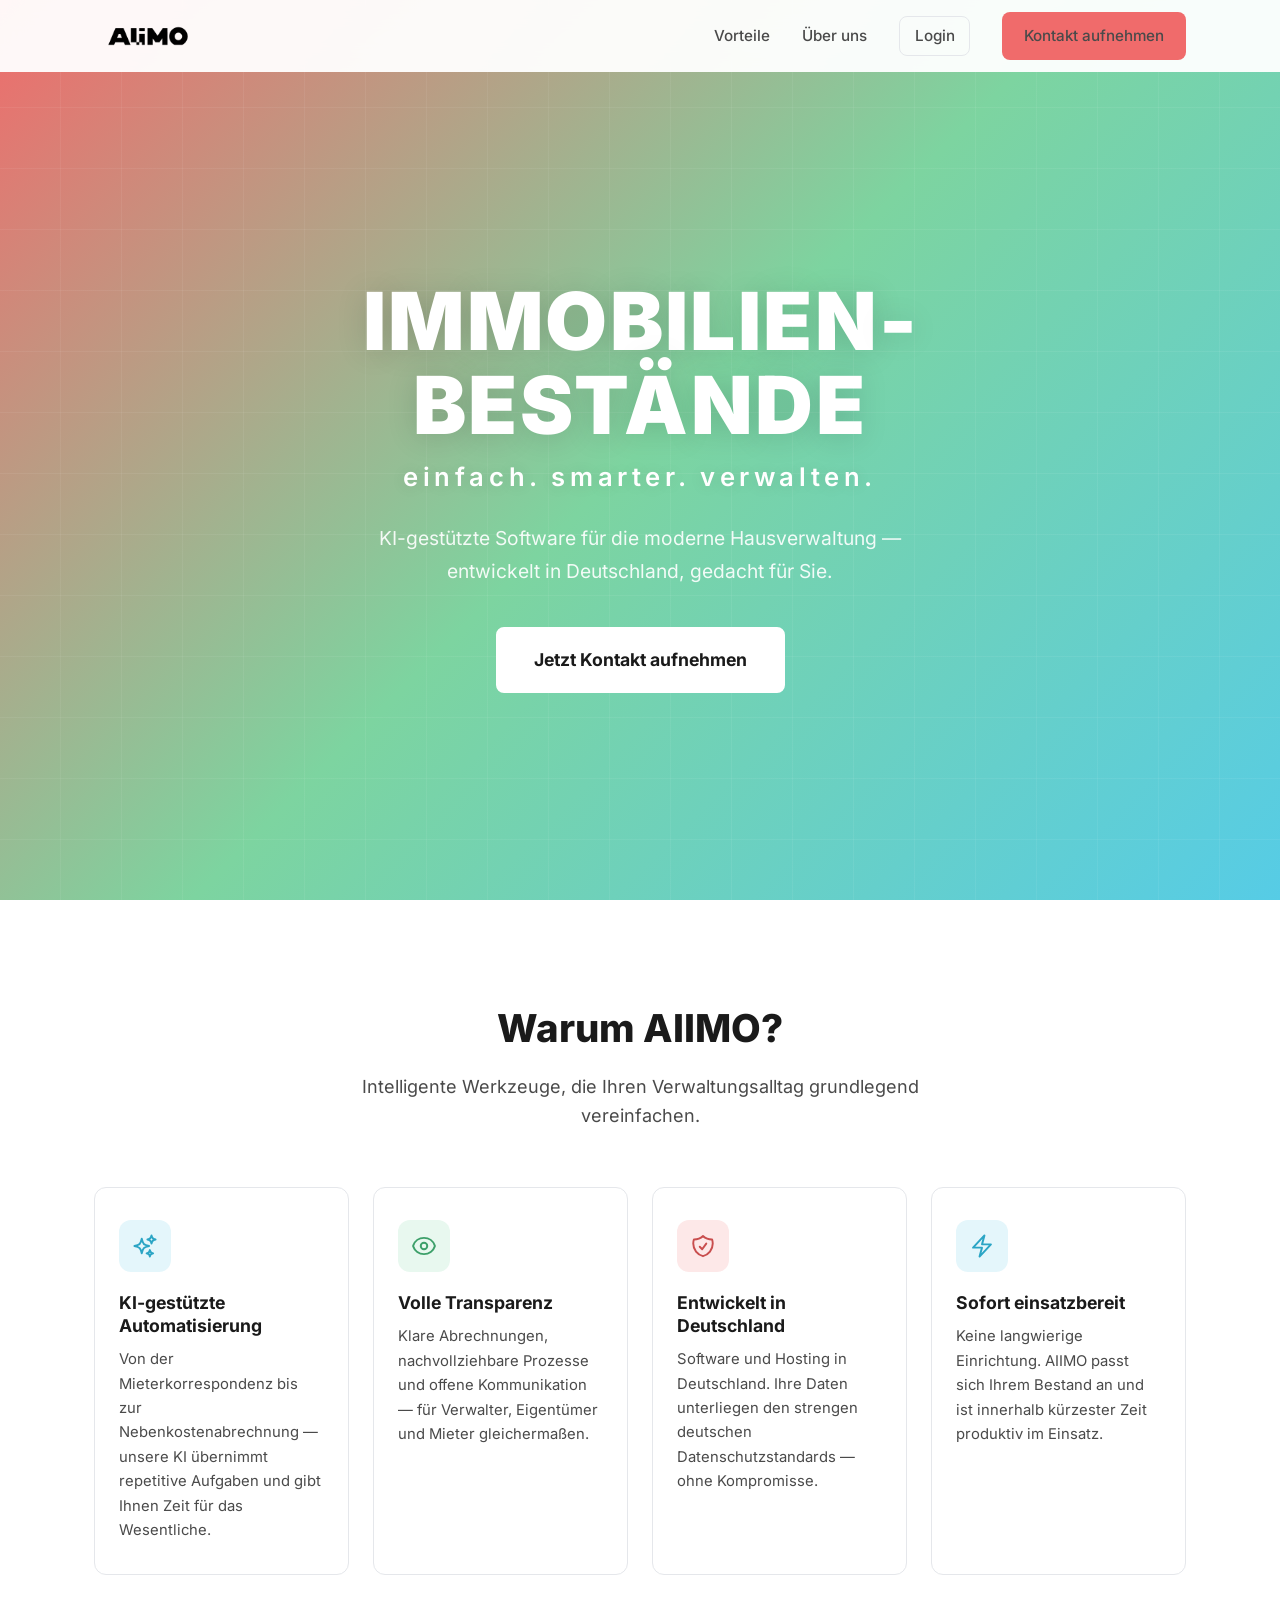
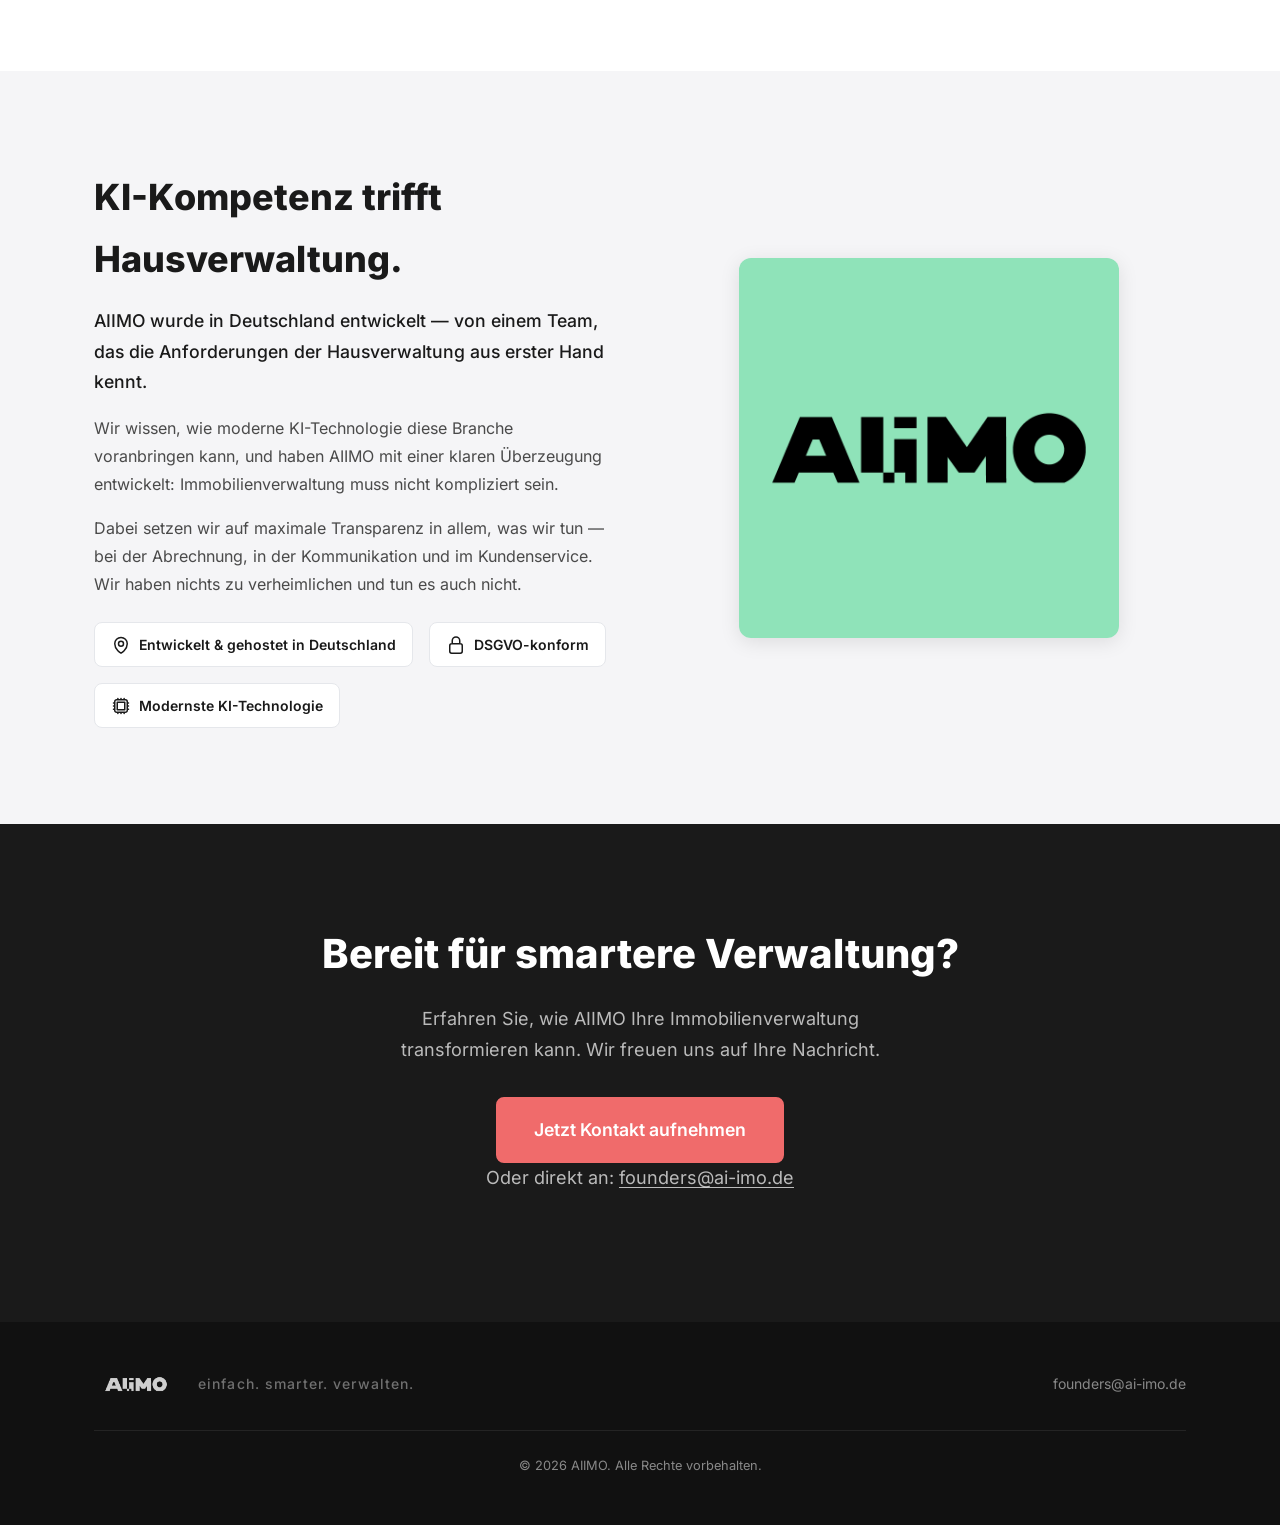
<file: index.html>
<!DOCTYPE html>
<html lang="de">
<head>
  <meta charset="UTF-8">
  <meta name="viewport" content="width=device-width, initial-scale=1.0">
  <title>AIIMO | KI-gestützte Immobilienverwaltung</title>
  <meta name="description" content="AIIMO — KI-gestützte Software für die moderne Hausverwaltung. Immobilienbestände einfach. smarter. verwalten. Entwickelt in Deutschland.">

  <!-- Open Graph -->
  <meta property="og:title" content="AIIMO | KI-gestützte Immobilienverwaltung">
  <meta property="og:description" content="Immobilienbestände einfach. smarter. verwalten. KI-Software, entwickelt in Deutschland.">
  <meta property="og:image" content="https://ai-imo.de/images/aiimo_LOGO_Banner_1200x627px2.png">
  <meta property="og:url" content="https://ai-imo.de">
  <meta property="og:type" content="website">
  <meta property="og:locale" content="de_DE">

  <!-- Twitter Card -->
  <meta name="twitter:card" content="summary_large_image">
  <meta name="twitter:title" content="AIIMO | KI-gestützte Immobilienverwaltung">
  <meta name="twitter:description" content="Immobilienbestände einfach. smarter. verwalten.">
  <meta name="twitter:image" content="https://ai-imo.de/images/aiimo_LOGO_Banner_1200x627px2.png">

  <!-- Favicon -->
  <link rel="icon" type="image/png" sizes="48x48" href="images/aiimo_LOGO_Favicon_48x48px1.png">
  <link rel="icon" type="image/png" sizes="32x32" href="images/aiimo_LOGO_Favicon_32x32px1.png">
  <link rel="icon" type="image/png" sizes="16x16" href="images/aiimo_LOGO_Favicon_16x16px1.png">

  <link rel="stylesheet" href="styles.css">
</head>
<body>

  <!-- ==================== Navbar ==================== -->
  <nav class="navbar" id="navbar">
    <div class="container navbar-inner">
      <a href="#" class="navbar-logo">
        <img src="images/aiimo_LOGO_Banner_300x100px1.png" alt="AIIMO Logo" width="300" height="100">
      </a>
      <button class="nav-toggle" id="navToggle" aria-label="Menü öffnen" aria-expanded="false">
        <span></span><span></span><span></span>
      </button>
      <ul class="nav-links" id="navLinks">
        <li><a href="#vorteile">Vorteile</a></li>
        <li><a href="#ueber-uns">Über uns</a></li>
        <li><a href="https://app.ai-imo.de" class="btn btn-login">Login</a></li>
        <li><a href="mailto:founders@ai-imo.de?subject=Interesse%20an%20AIIMO" class="btn btn-nav">Kontakt aufnehmen</a></li>
      </ul>
    </div>
  </nav>

  <!-- ==================== Hero ==================== -->
  <section class="hero" id="hero">
    <div class="hero-overlay"></div>
    <div class="container hero-content">
      <h1 class="hero-heading">Immobilien&shy;bestände</h1>
      <p class="hero-tagline">einfach. smarter. verwalten.</p>
      <p class="hero-subtitle">KI-gestützte Software für die moderne Hausverwaltung — entwickelt in Deutschland, gedacht für Sie.</p>
      <a href="mailto:founders@ai-imo.de?subject=Interesse%20an%20AIIMO" class="btn btn-white btn-lg">Jetzt Kontakt aufnehmen</a>
    </div>
  </section>

  <!-- ==================== Features ==================== -->
  <section class="features section" id="vorteile">
    <div class="container">
      <div class="section-header">
        <h2>Warum AIIMO?</h2>
        <p class="section-lead">Intelligente Werkzeuge, die Ihren Verwaltungsalltag grundlegend vereinfachen.</p>
      </div>
      <div class="features-grid">

        <!-- Feature 1: KI -->
        <div class="feature-card">
          <div class="feature-icon feature-icon--cyan">
            <svg xmlns="http://www.w3.org/2000/svg" fill="none" viewBox="0 0 24 24" stroke-width="1.8" stroke="currentColor">
              <path stroke-linecap="round" stroke-linejoin="round" d="M9.813 15.904 9 18.75l-.813-2.846a4.5 4.5 0 0 0-3.09-3.09L2.25 12l2.846-.813a4.5 4.5 0 0 0 3.09-3.09L9 5.25l.813 2.846a4.5 4.5 0 0 0 3.09 3.09L15.75 12l-2.846.813a4.5 4.5 0 0 0-3.09 3.09ZM18.259 8.715 18 9.75l-.259-1.035a3.375 3.375 0 0 0-2.455-2.456L14.25 6l1.036-.259a3.375 3.375 0 0 0 2.455-2.456L18 2.25l.259 1.035a3.375 3.375 0 0 0 2.455 2.456L21.75 6l-1.036.259a3.375 3.375 0 0 0-2.455 2.456ZM16.894 20.567 16.5 21.75l-.394-1.183a2.25 2.25 0 0 0-1.423-1.423L13.5 18.75l1.183-.394a2.25 2.25 0 0 0 1.423-1.423l.394-1.183.394 1.183a2.25 2.25 0 0 0 1.423 1.423l1.183.394-1.183.394a2.25 2.25 0 0 0-1.423 1.423Z" />
            </svg>
          </div>
          <h3>KI-gestützte Automatisierung</h3>
          <p>Von der Mieterkorrespondenz bis zur Nebenkostenabrechnung — unsere KI übernimmt repetitive Aufgaben und gibt Ihnen Zeit für das Wesentliche.</p>
        </div>

        <!-- Feature 2: Transparenz -->
        <div class="feature-card">
          <div class="feature-icon feature-icon--mint">
            <svg xmlns="http://www.w3.org/2000/svg" fill="none" viewBox="0 0 24 24" stroke-width="1.8" stroke="currentColor">
              <path stroke-linecap="round" stroke-linejoin="round" d="M2.036 12.322a1.012 1.012 0 0 1 0-.639C3.423 7.51 7.36 4.5 12 4.5c4.638 0 8.573 3.007 9.963 7.178.07.207.07.431 0 .639C20.577 16.49 16.64 19.5 12 19.5c-4.638 0-8.573-3.007-9.963-7.178Z" />
              <path stroke-linecap="round" stroke-linejoin="round" d="M15 12a3 3 0 1 1-6 0 3 3 0 0 1 6 0Z" />
            </svg>
          </div>
          <h3>Volle Transparenz</h3>
          <p>Klare Abrechnungen, nachvollziehbare Prozesse und offene Kommunikation — für Verwalter, Eigentümer und Mieter gleichermaßen.</p>
        </div>

        <!-- Feature 3: Deutschland -->
        <div class="feature-card">
          <div class="feature-icon feature-icon--coral">
            <svg xmlns="http://www.w3.org/2000/svg" fill="none" viewBox="0 0 24 24" stroke-width="1.8" stroke="currentColor">
              <path stroke-linecap="round" stroke-linejoin="round" d="M9 12.75 11.25 15 15 9.75m-3-7.036A11.959 11.959 0 0 1 3.598 6 11.99 11.99 0 0 0 3 9.749c0 5.592 3.824 10.29 9 11.623 5.176-1.332 9-6.03 9-11.622 0-1.31-.21-2.571-.598-3.751h-.152c-3.196 0-6.1-1.248-8.25-3.285Z" />
            </svg>
          </div>
          <h3>Entwickelt in Deutschland</h3>
          <p>Software und Hosting in Deutschland. Ihre Daten unterliegen den strengen deutschen Datenschutzstandards — ohne Kompromisse.</p>
        </div>

        <!-- Feature 4: Einsatzbereit -->
        <div class="feature-card">
          <div class="feature-icon feature-icon--cyan">
            <svg xmlns="http://www.w3.org/2000/svg" fill="none" viewBox="0 0 24 24" stroke-width="1.8" stroke="currentColor">
              <path stroke-linecap="round" stroke-linejoin="round" d="M3.75 13.5l10.5-11.25L12 10.5h8.25L9.75 21.75 12 13.5H3.75Z" />
            </svg>
          </div>
          <h3>Sofort einsatzbereit</h3>
          <p>Keine langwierige Einrichtung. AIIMO passt sich Ihrem Bestand an und ist innerhalb kürzester Zeit produktiv im Einsatz.</p>
        </div>

      </div>
    </div>
  </section>

  <!-- ==================== About ==================== -->
  <section class="about section-alt" id="ueber-uns">
    <div class="container about-grid">
      <div class="about-content">
        <h2>KI-Kompetenz trifft Hausverwaltung.</h2>
        <p class="about-lead">AIIMO wurde in Deutschland entwickelt — von einem Team, das die Anforderungen der Hausverwaltung aus erster Hand kennt.</p>
        <p>Wir wissen, wie moderne KI-Technologie diese Branche voranbringen kann, und haben AIIMO mit einer klaren Überzeugung entwickelt: Immobilienverwaltung muss nicht kompliziert sein.</p>
        <p>Dabei setzen wir auf maximale Transparenz in allem, was wir tun — bei der Abrechnung, in der Kommunikation und im Kundenservice. Wir haben nichts zu verheimlichen und tun es auch nicht.</p>
        <div class="trust-badges">
          <div class="trust-badge">
            <svg xmlns="http://www.w3.org/2000/svg" fill="none" viewBox="0 0 24 24" stroke-width="1.8" stroke="currentColor"><path stroke-linecap="round" stroke-linejoin="round" d="M15 10.5a3 3 0 1 1-6 0 3 3 0 0 1 6 0Z" /><path stroke-linecap="round" stroke-linejoin="round" d="M19.5 10.5c0 7.142-7.5 11.25-7.5 11.25S4.5 17.642 4.5 10.5a7.5 7.5 0 1 1 15 0Z" /></svg>
            <span>Entwickelt & gehostet in Deutschland</span>
          </div>
          <div class="trust-badge">
            <svg xmlns="http://www.w3.org/2000/svg" fill="none" viewBox="0 0 24 24" stroke-width="1.8" stroke="currentColor"><path stroke-linecap="round" stroke-linejoin="round" d="M16.5 10.5V6.75a4.5 4.5 0 1 0-9 0v3.75m-.75 11.25h10.5a2.25 2.25 0 0 0 2.25-2.25v-6.75a2.25 2.25 0 0 0-2.25-2.25H6.75a2.25 2.25 0 0 0-2.25 2.25v6.75a2.25 2.25 0 0 0 2.25 2.25Z" /></svg>
            <span>DSGVO-konform</span>
          </div>
          <div class="trust-badge">
            <svg xmlns="http://www.w3.org/2000/svg" fill="none" viewBox="0 0 24 24" stroke-width="1.8" stroke="currentColor"><path stroke-linecap="round" stroke-linejoin="round" d="M8.25 3v1.5M4.5 8.25H3m18 0h-1.5M4.5 12H3m18 0h-1.5m-15 3.75H3m18 0h-1.5M8.25 19.5V21M12 3v1.5m0 15V21m3.75-18v1.5m0 15V21m-9-1.5h10.5a2.25 2.25 0 0 0 2.25-2.25V6.75a2.25 2.25 0 0 0-2.25-2.25H6.75A2.25 2.25 0 0 0 4.5 6.75v10.5a2.25 2.25 0 0 0 2.25 2.25Zm.75-12h9v9h-9v-9Z" /></svg>
            <span>Modernste KI-Technologie</span>
          </div>
        </div>
      </div>
      <div class="about-visual">
        <img src="images/aiimo_LOGO_Banner_800x800px3.png" alt="AIIMO Logo" class="about-logo-img">
      </div>
    </div>
  </section>

  <!-- ==================== CTA ==================== -->
  <section class="cta-section" id="kontakt">
    <div class="container cta-content">
      <h2>Bereit für smartere Verwaltung?</h2>
      <p>Erfahren Sie, wie AIIMO Ihre Immobilienverwaltung transformieren kann. Wir freuen uns auf Ihre Nachricht.</p>
      <a href="mailto:founders@ai-imo.de?subject=Interesse%20an%20AIIMO&body=Guten%20Tag%2C%0A%0Aich%20interessiere%20mich%20f%C3%BCr%20AIIMO.%0A%0AMit%20freundlichen%20Gr%C3%BC%C3%9Fen" class="btn btn-primary btn-lg">Jetzt Kontakt aufnehmen</a>
      <p class="cta-email-note">Oder direkt an: <a href="mailto:founders@ai-imo.de">founders@ai-imo.de</a></p>
    </div>
  </section>

  <!-- ==================== Footer ==================== -->
  <footer class="footer">
    <div class="container footer-inner">
      <div class="footer-brand">
        <img src="images/aiimo_LOGO_Banner_300x100px1.png" alt="AIIMO" width="120" height="40" class="footer-logo">
        <span class="footer-tagline">einfach. smarter. verwalten.</span>
      </div>
      <div class="footer-links">
        <a href="mailto:founders@ai-imo.de">founders@ai-imo.de</a>
      </div>
      <div class="footer-legal">
        <p>&copy; 2026 AIIMO. Alle Rechte vorbehalten.</p>
      </div>
    </div>
  </footer>

  <!-- ==================== Scripts ==================== -->
  <script>
    // Navbar scroll shadow
    const navbar = document.getElementById('navbar');
    window.addEventListener('scroll', () => {
      navbar.classList.toggle('scrolled', window.scrollY > 50);
    });

    // Mobile nav toggle
    const toggle = document.getElementById('navToggle');
    const navLinks = document.getElementById('navLinks');
    toggle.addEventListener('click', () => {
      const expanded = toggle.getAttribute('aria-expanded') === 'true';
      toggle.setAttribute('aria-expanded', String(!expanded));
      navLinks.classList.toggle('open');
    });

    // Smooth scroll for anchor links
    document.querySelectorAll('a[href^="#"]').forEach(link => {
      link.addEventListener('click', e => {
        const target = document.querySelector(link.getAttribute('href'));
        if (target) {
          e.preventDefault();
          target.scrollIntoView({ behavior: 'smooth', block: 'start' });
          navLinks.classList.remove('open');
          toggle.setAttribute('aria-expanded', 'false');
        }
      });
    });
  </script>
</body>
</html>
</file>
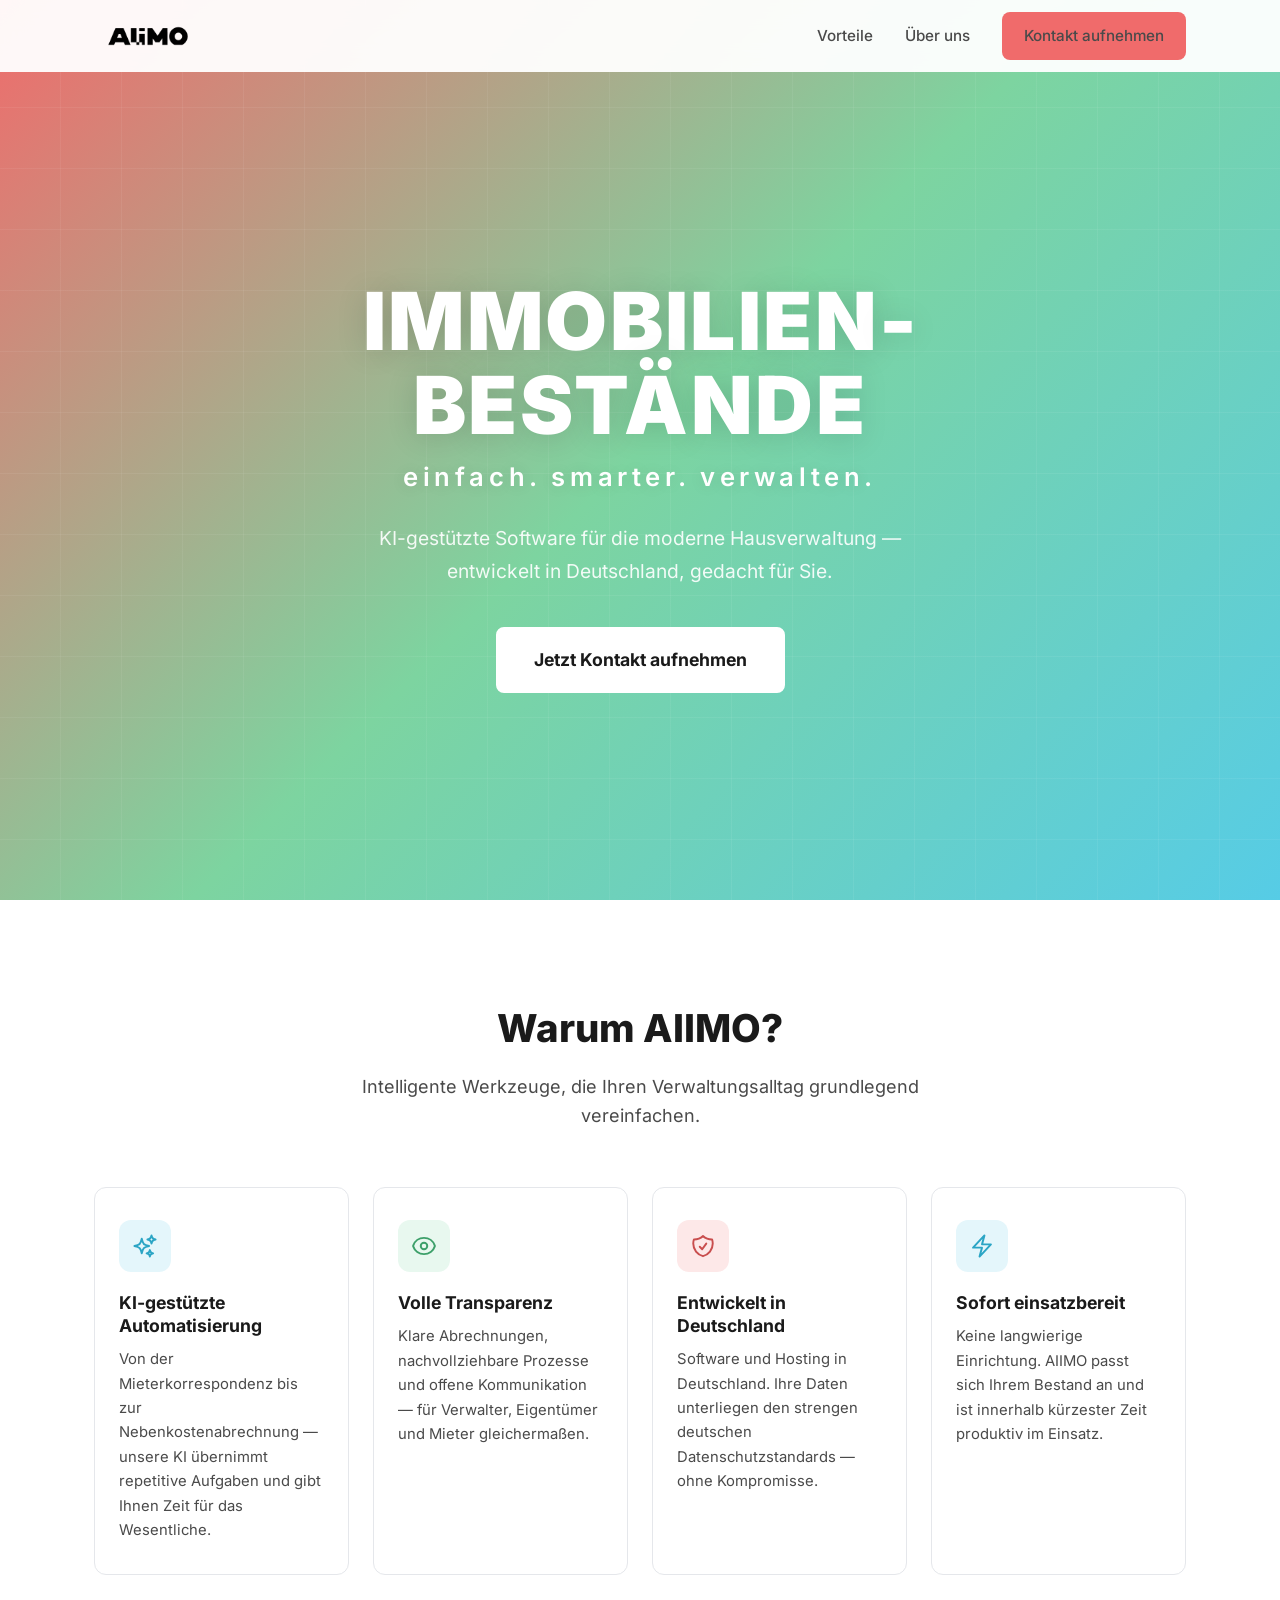
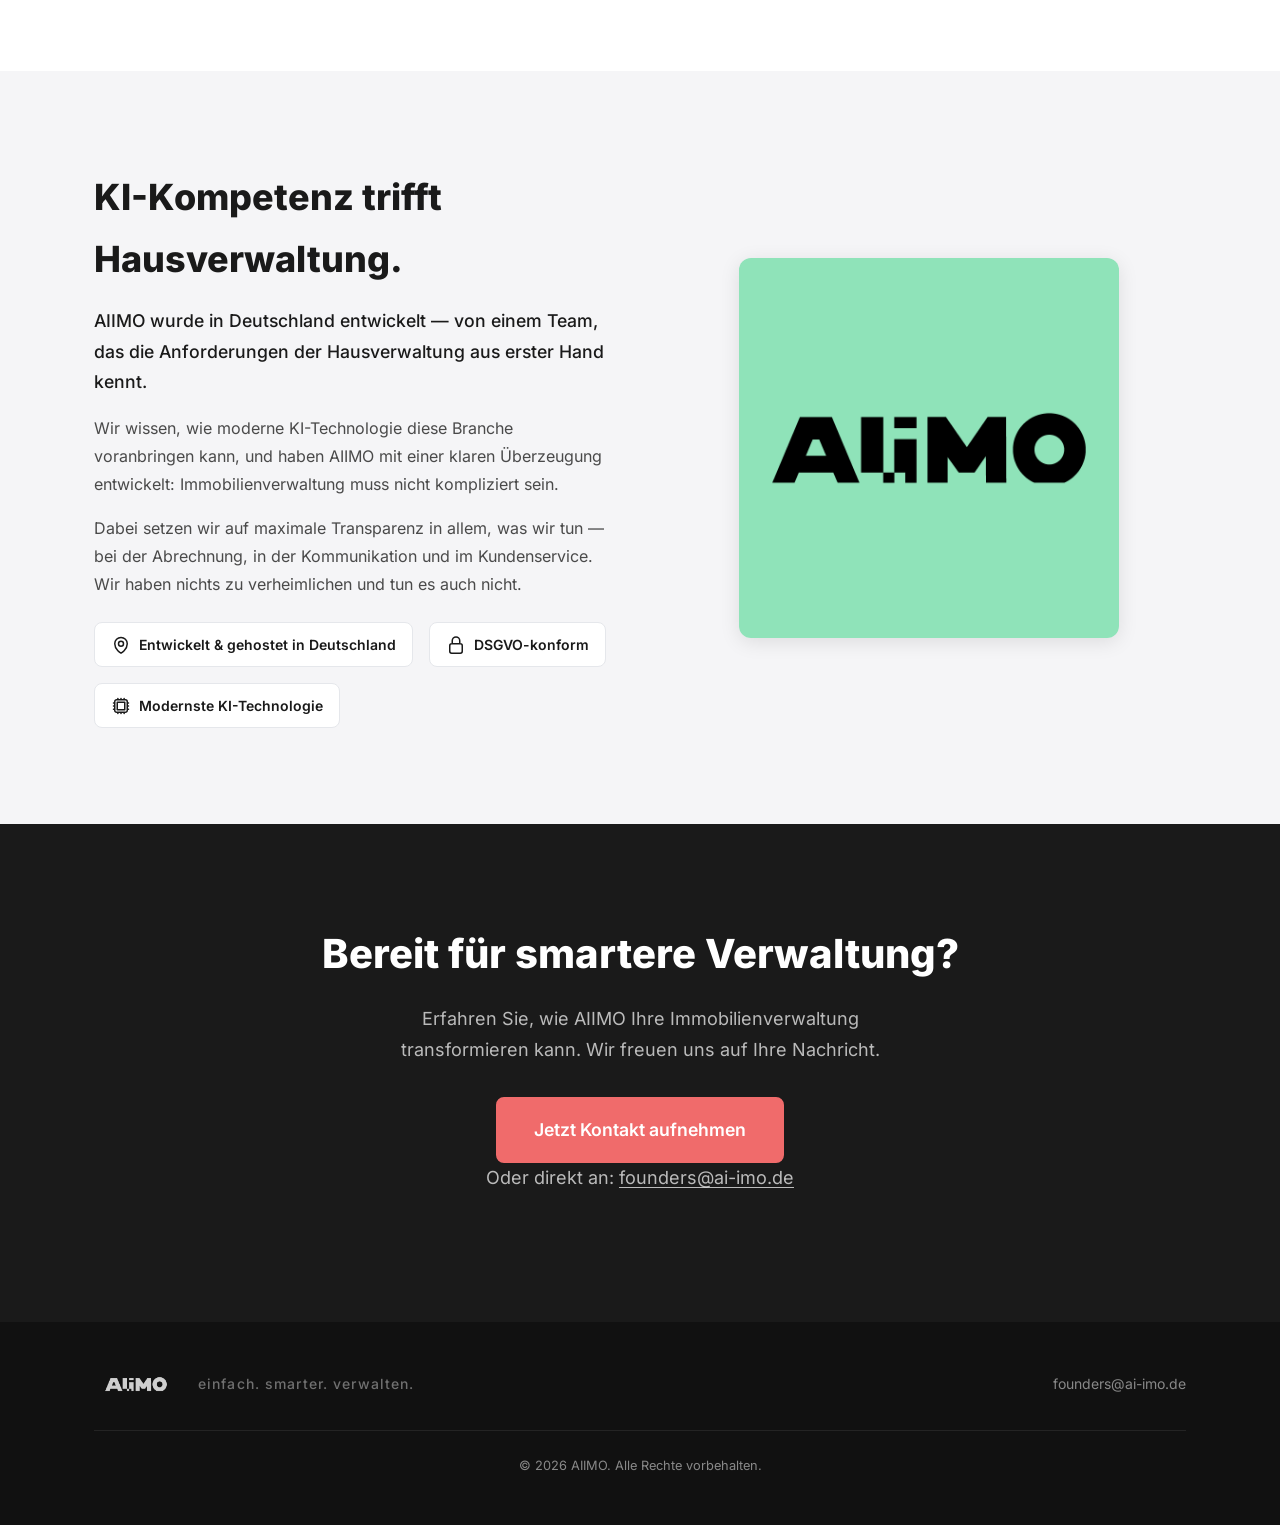
<file: ai-imo/index.html>
<!DOCTYPE html>
<html lang="de">
<head>
  <meta charset="UTF-8">
  <meta name="viewport" content="width=device-width, initial-scale=1.0">
  <title>AIIMO | KI-gestützte Immobilienverwaltung</title>
  <meta name="description" content="AIIMO — KI-gestützte Software für die moderne Hausverwaltung. Immobilienbestände einfach. smarter. verwalten. Entwickelt in Deutschland.">

  <!-- Open Graph -->
  <meta property="og:title" content="AIIMO | KI-gestützte Immobilienverwaltung">
  <meta property="og:description" content="Immobilienbestände einfach. smarter. verwalten. KI-Software, entwickelt in Deutschland.">
  <meta property="og:image" content="https://ai-imo.de/images/aiimo_LOGO_Banner_1200x627px2.png">
  <meta property="og:url" content="https://ai-imo.de">
  <meta property="og:type" content="website">
  <meta property="og:locale" content="de_DE">

  <!-- Twitter Card -->
  <meta name="twitter:card" content="summary_large_image">
  <meta name="twitter:title" content="AIIMO | KI-gestützte Immobilienverwaltung">
  <meta name="twitter:description" content="Immobilienbestände einfach. smarter. verwalten.">
  <meta name="twitter:image" content="https://ai-imo.de/images/aiimo_LOGO_Banner_1200x627px2.png">

  <!-- Favicon -->
  <link rel="icon" type="image/png" sizes="48x48" href="images/aiimo_LOGO_Favicon_48x48px1.png">
  <link rel="icon" type="image/png" sizes="32x32" href="images/aiimo_LOGO_Favicon_32x32px1.png">
  <link rel="icon" type="image/png" sizes="16x16" href="images/aiimo_LOGO_Favicon_16x16px1.png">

  <link rel="stylesheet" href="styles.css">
</head>
<body>

  <!-- ==================== Navbar ==================== -->
  <nav class="navbar" id="navbar">
    <div class="container navbar-inner">
      <a href="#" class="navbar-logo">
        <img src="images/aiimo_LOGO_Banner_300x100px1.png" alt="AIIMO Logo" width="300" height="100">
      </a>
      <button class="nav-toggle" id="navToggle" aria-label="Menü öffnen" aria-expanded="false">
        <span></span><span></span><span></span>
      </button>
      <ul class="nav-links" id="navLinks">
        <li><a href="#vorteile">Vorteile</a></li>
        <li><a href="#ueber-uns">Über uns</a></li>
        <li><a href="mailto:founders@ai-imo.de?subject=Interesse%20an%20AIIMO" class="btn btn-nav">Kontakt aufnehmen</a></li>
      </ul>
    </div>
  </nav>

  <!-- ==================== Hero ==================== -->
  <section class="hero" id="hero">
    <div class="hero-overlay"></div>
    <div class="container hero-content">
      <h1 class="hero-heading">Immobilien&shy;bestände</h1>
      <p class="hero-tagline">einfach. smarter. verwalten.</p>
      <p class="hero-subtitle">KI-gestützte Software für die moderne Hausverwaltung — entwickelt in Deutschland, gedacht für Sie.</p>
      <a href="mailto:founders@ai-imo.de?subject=Interesse%20an%20AIIMO" class="btn btn-white btn-lg">Jetzt Kontakt aufnehmen</a>
    </div>
  </section>

  <!-- ==================== Features ==================== -->
  <section class="features section" id="vorteile">
    <div class="container">
      <div class="section-header">
        <h2>Warum AIIMO?</h2>
        <p class="section-lead">Intelligente Werkzeuge, die Ihren Verwaltungsalltag grundlegend vereinfachen.</p>
      </div>
      <div class="features-grid">

        <!-- Feature 1: KI -->
        <div class="feature-card">
          <div class="feature-icon feature-icon--cyan">
            <svg xmlns="http://www.w3.org/2000/svg" fill="none" viewBox="0 0 24 24" stroke-width="1.8" stroke="currentColor">
              <path stroke-linecap="round" stroke-linejoin="round" d="M9.813 15.904 9 18.75l-.813-2.846a4.5 4.5 0 0 0-3.09-3.09L2.25 12l2.846-.813a4.5 4.5 0 0 0 3.09-3.09L9 5.25l.813 2.846a4.5 4.5 0 0 0 3.09 3.09L15.75 12l-2.846.813a4.5 4.5 0 0 0-3.09 3.09ZM18.259 8.715 18 9.75l-.259-1.035a3.375 3.375 0 0 0-2.455-2.456L14.25 6l1.036-.259a3.375 3.375 0 0 0 2.455-2.456L18 2.25l.259 1.035a3.375 3.375 0 0 0 2.455 2.456L21.75 6l-1.036.259a3.375 3.375 0 0 0-2.455 2.456ZM16.894 20.567 16.5 21.75l-.394-1.183a2.25 2.25 0 0 0-1.423-1.423L13.5 18.75l1.183-.394a2.25 2.25 0 0 0 1.423-1.423l.394-1.183.394 1.183a2.25 2.25 0 0 0 1.423 1.423l1.183.394-1.183.394a2.25 2.25 0 0 0-1.423 1.423Z" />
            </svg>
          </div>
          <h3>KI-gestützte Automatisierung</h3>
          <p>Von der Mieterkorrespondenz bis zur Nebenkostenabrechnung — unsere KI übernimmt repetitive Aufgaben und gibt Ihnen Zeit für das Wesentliche.</p>
        </div>

        <!-- Feature 2: Transparenz -->
        <div class="feature-card">
          <div class="feature-icon feature-icon--mint">
            <svg xmlns="http://www.w3.org/2000/svg" fill="none" viewBox="0 0 24 24" stroke-width="1.8" stroke="currentColor">
              <path stroke-linecap="round" stroke-linejoin="round" d="M2.036 12.322a1.012 1.012 0 0 1 0-.639C3.423 7.51 7.36 4.5 12 4.5c4.638 0 8.573 3.007 9.963 7.178.07.207.07.431 0 .639C20.577 16.49 16.64 19.5 12 19.5c-4.638 0-8.573-3.007-9.963-7.178Z" />
              <path stroke-linecap="round" stroke-linejoin="round" d="M15 12a3 3 0 1 1-6 0 3 3 0 0 1 6 0Z" />
            </svg>
          </div>
          <h3>Volle Transparenz</h3>
          <p>Klare Abrechnungen, nachvollziehbare Prozesse und offene Kommunikation — für Verwalter, Eigentümer und Mieter gleichermaßen.</p>
        </div>

        <!-- Feature 3: Deutschland -->
        <div class="feature-card">
          <div class="feature-icon feature-icon--coral">
            <svg xmlns="http://www.w3.org/2000/svg" fill="none" viewBox="0 0 24 24" stroke-width="1.8" stroke="currentColor">
              <path stroke-linecap="round" stroke-linejoin="round" d="M9 12.75 11.25 15 15 9.75m-3-7.036A11.959 11.959 0 0 1 3.598 6 11.99 11.99 0 0 0 3 9.749c0 5.592 3.824 10.29 9 11.623 5.176-1.332 9-6.03 9-11.622 0-1.31-.21-2.571-.598-3.751h-.152c-3.196 0-6.1-1.248-8.25-3.285Z" />
            </svg>
          </div>
          <h3>Entwickelt in Deutschland</h3>
          <p>Software und Hosting in Deutschland. Ihre Daten unterliegen den strengen deutschen Datenschutzstandards — ohne Kompromisse.</p>
        </div>

        <!-- Feature 4: Einsatzbereit -->
        <div class="feature-card">
          <div class="feature-icon feature-icon--cyan">
            <svg xmlns="http://www.w3.org/2000/svg" fill="none" viewBox="0 0 24 24" stroke-width="1.8" stroke="currentColor">
              <path stroke-linecap="round" stroke-linejoin="round" d="M3.75 13.5l10.5-11.25L12 10.5h8.25L9.75 21.75 12 13.5H3.75Z" />
            </svg>
          </div>
          <h3>Sofort einsatzbereit</h3>
          <p>Keine langwierige Einrichtung. AIIMO passt sich Ihrem Bestand an und ist innerhalb kürzester Zeit produktiv im Einsatz.</p>
        </div>

      </div>
    </div>
  </section>

  <!-- ==================== About ==================== -->
  <section class="about section-alt" id="ueber-uns">
    <div class="container about-grid">
      <div class="about-content">
        <h2>KI-Kompetenz trifft Hausverwaltung.</h2>
        <p class="about-lead">AIIMO wurde in Deutschland entwickelt — von einem Team, das die Anforderungen der Hausverwaltung aus erster Hand kennt.</p>
        <p>Wir wissen, wie moderne KI-Technologie diese Branche voranbringen kann, und haben AIIMO mit einer klaren Überzeugung entwickelt: Immobilienverwaltung muss nicht kompliziert sein.</p>
        <p>Dabei setzen wir auf maximale Transparenz in allem, was wir tun — bei der Abrechnung, in der Kommunikation und im Kundenservice. Wir haben nichts zu verheimlichen und tun es auch nicht.</p>
        <div class="trust-badges">
          <div class="trust-badge">
            <svg xmlns="http://www.w3.org/2000/svg" fill="none" viewBox="0 0 24 24" stroke-width="1.8" stroke="currentColor"><path stroke-linecap="round" stroke-linejoin="round" d="M15 10.5a3 3 0 1 1-6 0 3 3 0 0 1 6 0Z" /><path stroke-linecap="round" stroke-linejoin="round" d="M19.5 10.5c0 7.142-7.5 11.25-7.5 11.25S4.5 17.642 4.5 10.5a7.5 7.5 0 1 1 15 0Z" /></svg>
            <span>Entwickelt & gehostet in Deutschland</span>
          </div>
          <div class="trust-badge">
            <svg xmlns="http://www.w3.org/2000/svg" fill="none" viewBox="0 0 24 24" stroke-width="1.8" stroke="currentColor"><path stroke-linecap="round" stroke-linejoin="round" d="M16.5 10.5V6.75a4.5 4.5 0 1 0-9 0v3.75m-.75 11.25h10.5a2.25 2.25 0 0 0 2.25-2.25v-6.75a2.25 2.25 0 0 0-2.25-2.25H6.75a2.25 2.25 0 0 0-2.25 2.25v6.75a2.25 2.25 0 0 0 2.25 2.25Z" /></svg>
            <span>DSGVO-konform</span>
          </div>
          <div class="trust-badge">
            <svg xmlns="http://www.w3.org/2000/svg" fill="none" viewBox="0 0 24 24" stroke-width="1.8" stroke="currentColor"><path stroke-linecap="round" stroke-linejoin="round" d="M8.25 3v1.5M4.5 8.25H3m18 0h-1.5M4.5 12H3m18 0h-1.5m-15 3.75H3m18 0h-1.5M8.25 19.5V21M12 3v1.5m0 15V21m3.75-18v1.5m0 15V21m-9-1.5h10.5a2.25 2.25 0 0 0 2.25-2.25V6.75a2.25 2.25 0 0 0-2.25-2.25H6.75A2.25 2.25 0 0 0 4.5 6.75v10.5a2.25 2.25 0 0 0 2.25 2.25Zm.75-12h9v9h-9v-9Z" /></svg>
            <span>Modernste KI-Technologie</span>
          </div>
        </div>
      </div>
      <div class="about-visual">
        <img src="images/aiimo_LOGO_Banner_800x800px3.png" alt="AIIMO Logo" class="about-logo-img">
      </div>
    </div>
  </section>

  <!-- ==================== CTA ==================== -->
  <section class="cta-section" id="kontakt">
    <div class="container cta-content">
      <h2>Bereit für smartere Verwaltung?</h2>
      <p>Erfahren Sie, wie AIIMO Ihre Immobilienverwaltung transformieren kann. Wir freuen uns auf Ihre Nachricht.</p>
      <a href="mailto:founders@ai-imo.de?subject=Interesse%20an%20AIIMO&body=Guten%20Tag%2C%0A%0Aich%20interessiere%20mich%20f%C3%BCr%20AIIMO.%0A%0AMit%20freundlichen%20Gr%C3%BC%C3%9Fen" class="btn btn-primary btn-lg">Jetzt Kontakt aufnehmen</a>
      <p class="cta-email-note">Oder direkt an: <a href="mailto:founders@ai-imo.de">founders@ai-imo.de</a></p>
    </div>
  </section>

  <!-- ==================== Footer ==================== -->
  <footer class="footer">
    <div class="container footer-inner">
      <div class="footer-brand">
        <img src="images/aiimo_LOGO_Banner_300x100px1.png" alt="AIIMO" width="120" height="40" class="footer-logo">
        <span class="footer-tagline">einfach. smarter. verwalten.</span>
      </div>
      <div class="footer-links">
        <a href="mailto:founders@ai-imo.de">founders@ai-imo.de</a>
      </div>
      <div class="footer-legal">
        <p>&copy; 2026 AIIMO. Alle Rechte vorbehalten.</p>
      </div>
    </div>
  </footer>

  <!-- ==================== Scripts ==================== -->
  <script>
    // Navbar scroll shadow
    const navbar = document.getElementById('navbar');
    window.addEventListener('scroll', () => {
      navbar.classList.toggle('scrolled', window.scrollY > 50);
    });

    // Mobile nav toggle
    const toggle = document.getElementById('navToggle');
    const navLinks = document.getElementById('navLinks');
    toggle.addEventListener('click', () => {
      const expanded = toggle.getAttribute('aria-expanded') === 'true';
      toggle.setAttribute('aria-expanded', String(!expanded));
      navLinks.classList.toggle('open');
    });

    // Smooth scroll for anchor links
    document.querySelectorAll('a[href^="#"]').forEach(link => {
      link.addEventListener('click', e => {
        const target = document.querySelector(link.getAttribute('href'));
        if (target) {
          e.preventDefault();
          target.scrollIntoView({ behavior: 'smooth', block: 'start' });
          navLinks.classList.remove('open');
          toggle.setAttribute('aria-expanded', 'false');
        }
      });
    });
  </script>
</body>
</html>
</file>
<file: styles.css>
/* ===========================================
   AIIMO Landing Page — styles.css
   =========================================== */

/* --- Font Faces (self-hosted Inter) --- */
@font-face { font-family: 'Inter'; font-style: normal; font-weight: 400; font-display: swap; src: url('fonts/inter-latin-400-normal.woff2') format('woff2'); }
@font-face { font-family: 'Inter'; font-style: normal; font-weight: 500; font-display: swap; src: url('fonts/inter-latin-500-normal.woff2') format('woff2'); }
@font-face { font-family: 'Inter'; font-style: normal; font-weight: 600; font-display: swap; src: url('fonts/inter-latin-600-normal.woff2') format('woff2'); }
@font-face { font-family: 'Inter'; font-style: normal; font-weight: 700; font-display: swap; src: url('fonts/inter-latin-700-normal.woff2') format('woff2'); }
@font-face { font-family: 'Inter'; font-style: normal; font-weight: 800; font-display: swap; src: url('fonts/inter-latin-800-normal.woff2') format('woff2'); }
@font-face { font-family: 'Inter'; font-style: normal; font-weight: 900; font-display: swap; src: url('fonts/inter-latin-900-normal.woff2') format('woff2'); }

/* --- CSS Reset & Custom Properties --- */
:root {
  --coral: #F06B6B;
  --coral-hover: #E05555;
  --mint: #7DD4A0;
  --mint-light: #e8f8ef;
  --cyan: #56CCE6;
  --cyan-light: #e4f6fb;

  --black: #1A1A1A;
  --dark: #2D2D2D;
  --gray-700: #4A4A4A;
  --gray-400: #9CA3AF;
  --gray-200: #E5E7EB;
  --gray-100: #F5F5F7;
  --white: #FFFFFF;

  --font: 'Inter', -apple-system, BlinkMacSystemFont, 'Segoe UI', Helvetica, Arial, sans-serif;
  --container: 1140px;
  --radius: 12px;
  --radius-sm: 8px;
  --shadow-sm: 0 1px 3px rgba(0,0,0,0.08);
  --shadow-md: 0 4px 20px rgba(0,0,0,0.10);
  --transition: 0.3s ease;
}

*, *::before, *::after { box-sizing: border-box; margin: 0; padding: 0; }

html { scroll-behavior: smooth; -webkit-font-smoothing: antialiased; }

body {
  font-family: var(--font);
  font-size: 1rem;
  line-height: 1.7;
  color: var(--gray-700);
  background: var(--white);
}

img { max-width: 100%; height: auto; display: block; }
a { color: inherit; text-decoration: none; }
ul { list-style: none; }

/* --- Layout --- */
.container {
  width: 100%;
  max-width: var(--container);
  margin: 0 auto;
  padding: 0 1.5rem;
}

.section { padding: 5rem 0; }
.section-alt { background: var(--gray-100); }

.section-header {
  text-align: center;
  max-width: 640px;
  margin: 0 auto 3.5rem;
}

.section-header h2 {
  font-size: clamp(1.75rem, 3vw, 2.5rem);
  font-weight: 800;
  color: var(--black);
  margin-bottom: 0.75rem;
}

.section-lead {
  font-size: 1.125rem;
  color: var(--gray-700);
  line-height: 1.6;
}

/* --- Buttons --- */
.btn {
  display: inline-block;
  font-family: var(--font);
  font-weight: 600;
  font-size: 1rem;
  padding: 0.8rem 1.8rem;
  border-radius: var(--radius-sm);
  border: 2px solid transparent;
  cursor: pointer;
  transition: all var(--transition);
  text-align: center;
}

.btn-primary {
  background: var(--coral);
  color: var(--white);
  border-color: var(--coral);
}
.btn-primary:hover {
  background: var(--coral-hover);
  border-color: var(--coral-hover);
  transform: translateY(-2px);
  box-shadow: 0 6px 20px rgba(240, 107, 107, 0.35);
}

.btn-outline {
  background: transparent;
  color: var(--black);
  border-color: var(--gray-200);
}
.btn-outline:hover {
  border-color: var(--coral);
  color: var(--coral);
}

.btn-white {
  background: var(--white);
  color: var(--black);
  border-color: var(--white);
  font-weight: 700;
}
.btn-white:hover {
  background: var(--gray-100);
  transform: translateY(-2px);
  box-shadow: 0 6px 20px rgba(0,0,0,0.15);
}

.btn-lg {
  padding: 1rem 2.25rem;
  font-size: 1.1rem;
}

.btn-nav {
  background: var(--coral);
  color: var(--white);
  padding: 0.55rem 1.25rem;
  font-size: 0.9rem;
  border-radius: var(--radius-sm);
}
.btn-nav:hover {
  background: var(--coral-hover);
  transform: translateY(-1px);
}

.btn-login {
  background: transparent;
  color: var(--gray-700);
  padding: 0.4rem 0.9rem;
  font-size: 0.85rem;
  border: 1px solid var(--gray-200);
  border-radius: var(--radius-sm);
}
.btn-login:hover {
  background: var(--gray-100);
  color: var(--black);
}

/* --- Navbar --- */
.navbar {
  position: fixed;
  top: 0;
  left: 0;
  right: 0;
  z-index: 1000;
  background: rgba(255,255,255,0.95);
  backdrop-filter: blur(12px);
  -webkit-backdrop-filter: blur(12px);
  transition: box-shadow var(--transition);
}

.navbar.scrolled {
  box-shadow: var(--shadow-md);
}

.navbar-inner {
  display: flex;
  align-items: center;
  justify-content: space-between;
  height: 72px;
}

.navbar-logo img {
  height: 36px;
  width: auto;
}

.nav-links {
  display: flex;
  align-items: center;
  gap: 2rem;
}

.nav-links a {
  font-size: 0.95rem;
  font-weight: 500;
  color: var(--gray-700);
  transition: color var(--transition);
}
.nav-links a:hover { color: var(--black); }

.nav-toggle {
  display: none;
  flex-direction: column;
  gap: 5px;
  background: none;
  border: none;
  cursor: pointer;
  padding: 4px;
}
.nav-toggle span {
  display: block;
  width: 24px;
  height: 2px;
  background: var(--black);
  border-radius: 2px;
  transition: all var(--transition);
}

/* --- Hero --- */
.hero {
  min-height: 100vh;
  display: flex;
  align-items: center;
  justify-content: center;
  position: relative;
  background: linear-gradient(135deg, var(--coral) 0%, var(--mint) 50%, var(--cyan) 100%);
  overflow: hidden;
  padding-top: 72px;
}

.hero-overlay {
  position: absolute;
  inset: 0;
  background:
    repeating-linear-gradient(0deg, transparent, transparent 60px, rgba(255,255,255,0.06) 60px, rgba(255,255,255,0.06) 61px),
    repeating-linear-gradient(90deg, transparent, transparent 60px, rgba(255,255,255,0.06) 60px, rgba(255,255,255,0.06) 61px);
  pointer-events: none;
}

.hero-content {
  position: relative;
  z-index: 1;
  text-align: center;
  max-width: 800px;
  padding: 2rem 1.5rem;
}

.hero-heading {
  font-size: clamp(2.5rem, 7vw, 5rem);
  font-weight: 900;
  color: var(--white);
  letter-spacing: 0.03em;
  text-transform: uppercase;
  line-height: 1.05;
  margin-bottom: 0.5rem;
  text-shadow: 0 2px 30px rgba(0,0,0,0.15);
}

.hero-tagline {
  font-size: clamp(1.1rem, 2.5vw, 1.6rem);
  font-weight: 600;
  color: var(--white);
  letter-spacing: 0.18em;
  text-transform: lowercase;
  margin-bottom: 1.5rem;
  text-shadow: 0 1px 15px rgba(0,0,0,0.1);
}

.hero-subtitle {
  font-size: clamp(1rem, 1.5vw, 1.2rem);
  color: rgba(255,255,255,0.9);
  line-height: 1.7;
  margin-bottom: 2.5rem;
  max-width: 580px;
  margin-left: auto;
  margin-right: auto;
}

/* --- Features --- */
.features { padding: 6rem 0; }

.features-grid {
  display: grid;
  grid-template-columns: repeat(4, 1fr);
  gap: 1.5rem;
}

.feature-card {
  background: var(--white);
  border: 1px solid var(--gray-200);
  border-radius: var(--radius);
  padding: 2rem 1.5rem;
  transition: all var(--transition);
}
.feature-card:hover {
  border-color: transparent;
  box-shadow: var(--shadow-md);
  transform: translateY(-4px);
}

.feature-icon {
  width: 52px;
  height: 52px;
  border-radius: 12px;
  display: flex;
  align-items: center;
  justify-content: center;
  margin-bottom: 1.25rem;
}
.feature-icon svg {
  width: 26px;
  height: 26px;
}

.feature-icon--cyan { background: var(--cyan-light); color: #2ba5c5; }
.feature-icon--mint { background: var(--mint-light); color: #3da06a; }
.feature-icon--coral { background: #fde8e8; color: #c94e4e; }

.feature-card h3 {
  font-size: 1.1rem;
  font-weight: 700;
  color: var(--black);
  margin-bottom: 0.6rem;
  line-height: 1.3;
}

.feature-card p {
  font-size: 0.925rem;
  line-height: 1.65;
  color: var(--gray-700);
}

/* --- About --- */
.about {
  padding: 6rem 0;
  background: var(--gray-100);
}

.about-grid {
  display: grid;
  grid-template-columns: 1fr 1fr;
  gap: 4rem;
  align-items: center;
}

.about-content h2 {
  font-size: clamp(1.75rem, 3vw, 2.25rem);
  font-weight: 800;
  color: var(--black);
  margin-bottom: 1rem;
}

.about-lead {
  font-size: 1.1rem;
  font-weight: 500;
  color: var(--black);
  line-height: 1.6;
  margin-bottom: 1rem;
}

.about-content p {
  margin-bottom: 1rem;
  line-height: 1.75;
}

.trust-badges {
  display: flex;
  flex-wrap: wrap;
  gap: 1rem;
  margin-top: 1.5rem;
}

.trust-badge {
  display: flex;
  align-items: center;
  gap: 0.5rem;
  background: var(--white);
  padding: 0.6rem 1rem;
  border-radius: var(--radius-sm);
  font-size: 0.875rem;
  font-weight: 600;
  color: var(--black);
  border: 1px solid var(--gray-200);
}

.trust-badge svg {
  width: 20px;
  height: 20px;
  flex-shrink: 0;
}

.about-visual {
  display: flex;
  align-items: center;
  justify-content: center;
}

.about-logo-img {
  width: 100%;
  max-width: 380px;
  border-radius: var(--radius);
  box-shadow: var(--shadow-md);
}

/* --- CTA Section --- */
.cta-section {
  padding: 6rem 0;
  background: var(--black);
  text-align: center;
}

.cta-content h2 {
  font-size: clamp(1.75rem, 3.5vw, 2.5rem);
  font-weight: 800;
  color: var(--white);
  margin-bottom: 1rem;
}

.cta-content > p {
  font-size: 1.125rem;
  color: rgba(255,255,255,0.7);
  max-width: 520px;
  margin: 0 auto 2rem;
  line-height: 1.7;
}

.cta-email-note {
  margin-top: 1.25rem;
  font-size: 0.9rem;
  color: rgba(255,255,255,0.5);
}
.cta-email-note a {
  color: rgba(255,255,255,0.7);
  text-decoration: underline;
  text-underline-offset: 3px;
}
.cta-email-note a:hover { color: var(--white); }

/* --- Footer --- */
.footer {
  padding: 3rem 0;
  background: #111111;
  color: rgba(255,255,255,0.5);
}

.footer-inner {
  display: flex;
  align-items: center;
  justify-content: space-between;
  flex-wrap: wrap;
  gap: 1.5rem;
}

.footer-brand {
  display: flex;
  align-items: center;
  gap: 1.25rem;
}

.footer-logo {
  height: 28px;
  width: auto;
  filter: invert(1);
  opacity: 0.8;
}

.footer-tagline {
  font-size: 0.875rem;
  font-weight: 500;
  letter-spacing: 0.08em;
  color: rgba(255,255,255,0.4);
}

.footer-links {
  display: flex;
  gap: 1.5rem;
  font-size: 0.875rem;
}
.footer-links a {
  color: rgba(255,255,255,0.5);
  transition: color var(--transition);
}
.footer-links a:hover { color: var(--white); }

.footer-legal {
  width: 100%;
  text-align: center;
  font-size: 0.8rem;
  padding-top: 1.5rem;
  border-top: 1px solid rgba(255,255,255,0.08);
  margin-top: 0.5rem;
}

/* ===========================================
   Responsive
   =========================================== */

@media (max-width: 1024px) {
  .features-grid { grid-template-columns: repeat(2, 1fr); }
}

@media (max-width: 768px) {
  /* Navbar mobile */
  .nav-toggle { display: flex; }

  .nav-links {
    position: fixed;
    top: 72px;
    left: 0;
    right: 0;
    background: var(--white);
    flex-direction: column;
    padding: 1.5rem;
    gap: 1rem;
    box-shadow: var(--shadow-md);
    transform: translateY(-120%);
    transition: transform var(--transition);
    z-index: 999;
  }
  .nav-links.open {
    transform: translateY(0);
  }
  .nav-links a {
    font-size: 1.05rem;
    padding: 0.5rem 0;
  }

  /* Hero */
  .hero { min-height: 90vh; }
  .hero-heading { letter-spacing: 0.01em; }

  /* Features */
  .features-grid { grid-template-columns: 1fr; gap: 1rem; }

  /* About */
  .about-grid {
    grid-template-columns: 1fr;
    gap: 2.5rem;
    text-align: center;
  }
  .about-visual { order: -1; }
  .about-logo-img { max-width: 240px; }
  .trust-badges { justify-content: center; }

  /* Footer */
  .footer-inner {
    flex-direction: column;
    text-align: center;
  }
  .footer-brand { flex-direction: column; gap: 0.5rem; }
  .footer-links { flex-direction: column; gap: 0.75rem; }
}

@media (max-width: 480px) {
  .hero-heading { font-size: 2.2rem; }
  .hero-tagline { font-size: 1rem; letter-spacing: 0.1em; }
  .btn-lg { padding: 0.85rem 1.75rem; font-size: 1rem; }
  .trust-badges { flex-direction: column; }
}
</file>
<file: ai-imo/styles.css>
/* ===========================================
   AIIMO Landing Page — styles.css
   =========================================== */

/* --- Font Faces (self-hosted Inter) --- */
@font-face { font-family: 'Inter'; font-style: normal; font-weight: 400; font-display: swap; src: url('fonts/inter-latin-400-normal.woff2') format('woff2'); }
@font-face { font-family: 'Inter'; font-style: normal; font-weight: 500; font-display: swap; src: url('fonts/inter-latin-500-normal.woff2') format('woff2'); }
@font-face { font-family: 'Inter'; font-style: normal; font-weight: 600; font-display: swap; src: url('fonts/inter-latin-600-normal.woff2') format('woff2'); }
@font-face { font-family: 'Inter'; font-style: normal; font-weight: 700; font-display: swap; src: url('fonts/inter-latin-700-normal.woff2') format('woff2'); }
@font-face { font-family: 'Inter'; font-style: normal; font-weight: 800; font-display: swap; src: url('fonts/inter-latin-800-normal.woff2') format('woff2'); }
@font-face { font-family: 'Inter'; font-style: normal; font-weight: 900; font-display: swap; src: url('fonts/inter-latin-900-normal.woff2') format('woff2'); }

/* --- CSS Reset & Custom Properties --- */
:root {
  --coral: #F06B6B;
  --coral-hover: #E05555;
  --mint: #7DD4A0;
  --mint-light: #e8f8ef;
  --cyan: #56CCE6;
  --cyan-light: #e4f6fb;

  --black: #1A1A1A;
  --dark: #2D2D2D;
  --gray-700: #4A4A4A;
  --gray-400: #9CA3AF;
  --gray-200: #E5E7EB;
  --gray-100: #F5F5F7;
  --white: #FFFFFF;

  --font: 'Inter', -apple-system, BlinkMacSystemFont, 'Segoe UI', Helvetica, Arial, sans-serif;
  --container: 1140px;
  --radius: 12px;
  --radius-sm: 8px;
  --shadow-sm: 0 1px 3px rgba(0,0,0,0.08);
  --shadow-md: 0 4px 20px rgba(0,0,0,0.10);
  --transition: 0.3s ease;
}

*, *::before, *::after { box-sizing: border-box; margin: 0; padding: 0; }

html { scroll-behavior: smooth; -webkit-font-smoothing: antialiased; }

body {
  font-family: var(--font);
  font-size: 1rem;
  line-height: 1.7;
  color: var(--gray-700);
  background: var(--white);
}

img { max-width: 100%; height: auto; display: block; }
a { color: inherit; text-decoration: none; }
ul { list-style: none; }

/* --- Layout --- */
.container {
  width: 100%;
  max-width: var(--container);
  margin: 0 auto;
  padding: 0 1.5rem;
}

.section { padding: 5rem 0; }
.section-alt { background: var(--gray-100); }

.section-header {
  text-align: center;
  max-width: 640px;
  margin: 0 auto 3.5rem;
}

.section-header h2 {
  font-size: clamp(1.75rem, 3vw, 2.5rem);
  font-weight: 800;
  color: var(--black);
  margin-bottom: 0.75rem;
}

.section-lead {
  font-size: 1.125rem;
  color: var(--gray-700);
  line-height: 1.6;
}

/* --- Buttons --- */
.btn {
  display: inline-block;
  font-family: var(--font);
  font-weight: 600;
  font-size: 1rem;
  padding: 0.8rem 1.8rem;
  border-radius: var(--radius-sm);
  border: 2px solid transparent;
  cursor: pointer;
  transition: all var(--transition);
  text-align: center;
}

.btn-primary {
  background: var(--coral);
  color: var(--white);
  border-color: var(--coral);
}
.btn-primary:hover {
  background: var(--coral-hover);
  border-color: var(--coral-hover);
  transform: translateY(-2px);
  box-shadow: 0 6px 20px rgba(240, 107, 107, 0.35);
}

.btn-outline {
  background: transparent;
  color: var(--black);
  border-color: var(--gray-200);
}
.btn-outline:hover {
  border-color: var(--coral);
  color: var(--coral);
}

.btn-white {
  background: var(--white);
  color: var(--black);
  border-color: var(--white);
  font-weight: 700;
}
.btn-white:hover {
  background: var(--gray-100);
  transform: translateY(-2px);
  box-shadow: 0 6px 20px rgba(0,0,0,0.15);
}

.btn-lg {
  padding: 1rem 2.25rem;
  font-size: 1.1rem;
}

.btn-nav {
  background: var(--coral);
  color: var(--white);
  padding: 0.55rem 1.25rem;
  font-size: 0.9rem;
  border-radius: var(--radius-sm);
}
.btn-nav:hover {
  background: var(--coral-hover);
  transform: translateY(-1px);
}

/* --- Navbar --- */
.navbar {
  position: fixed;
  top: 0;
  left: 0;
  right: 0;
  z-index: 1000;
  background: rgba(255,255,255,0.95);
  backdrop-filter: blur(12px);
  -webkit-backdrop-filter: blur(12px);
  transition: box-shadow var(--transition);
}

.navbar.scrolled {
  box-shadow: var(--shadow-md);
}

.navbar-inner {
  display: flex;
  align-items: center;
  justify-content: space-between;
  height: 72px;
}

.navbar-logo img {
  height: 36px;
  width: auto;
}

.nav-links {
  display: flex;
  align-items: center;
  gap: 2rem;
}

.nav-links a {
  font-size: 0.95rem;
  font-weight: 500;
  color: var(--gray-700);
  transition: color var(--transition);
}
.nav-links a:hover { color: var(--black); }

.nav-toggle {
  display: none;
  flex-direction: column;
  gap: 5px;
  background: none;
  border: none;
  cursor: pointer;
  padding: 4px;
}
.nav-toggle span {
  display: block;
  width: 24px;
  height: 2px;
  background: var(--black);
  border-radius: 2px;
  transition: all var(--transition);
}

/* --- Hero --- */
.hero {
  min-height: 100vh;
  display: flex;
  align-items: center;
  justify-content: center;
  position: relative;
  background: linear-gradient(135deg, var(--coral) 0%, var(--mint) 50%, var(--cyan) 100%);
  overflow: hidden;
  padding-top: 72px;
}

.hero-overlay {
  position: absolute;
  inset: 0;
  background:
    repeating-linear-gradient(0deg, transparent, transparent 60px, rgba(255,255,255,0.06) 60px, rgba(255,255,255,0.06) 61px),
    repeating-linear-gradient(90deg, transparent, transparent 60px, rgba(255,255,255,0.06) 60px, rgba(255,255,255,0.06) 61px);
  pointer-events: none;
}

.hero-content {
  position: relative;
  z-index: 1;
  text-align: center;
  max-width: 800px;
  padding: 2rem 1.5rem;
}

.hero-heading {
  font-size: clamp(2.5rem, 7vw, 5rem);
  font-weight: 900;
  color: var(--white);
  letter-spacing: 0.03em;
  text-transform: uppercase;
  line-height: 1.05;
  margin-bottom: 0.5rem;
  text-shadow: 0 2px 30px rgba(0,0,0,0.15);
}

.hero-tagline {
  font-size: clamp(1.1rem, 2.5vw, 1.6rem);
  font-weight: 600;
  color: var(--white);
  letter-spacing: 0.18em;
  text-transform: lowercase;
  margin-bottom: 1.5rem;
  text-shadow: 0 1px 15px rgba(0,0,0,0.1);
}

.hero-subtitle {
  font-size: clamp(1rem, 1.5vw, 1.2rem);
  color: rgba(255,255,255,0.9);
  line-height: 1.7;
  margin-bottom: 2.5rem;
  max-width: 580px;
  margin-left: auto;
  margin-right: auto;
}

/* --- Features --- */
.features { padding: 6rem 0; }

.features-grid {
  display: grid;
  grid-template-columns: repeat(4, 1fr);
  gap: 1.5rem;
}

.feature-card {
  background: var(--white);
  border: 1px solid var(--gray-200);
  border-radius: var(--radius);
  padding: 2rem 1.5rem;
  transition: all var(--transition);
}
.feature-card:hover {
  border-color: transparent;
  box-shadow: var(--shadow-md);
  transform: translateY(-4px);
}

.feature-icon {
  width: 52px;
  height: 52px;
  border-radius: 12px;
  display: flex;
  align-items: center;
  justify-content: center;
  margin-bottom: 1.25rem;
}
.feature-icon svg {
  width: 26px;
  height: 26px;
}

.feature-icon--cyan { background: var(--cyan-light); color: #2ba5c5; }
.feature-icon--mint { background: var(--mint-light); color: #3da06a; }
.feature-icon--coral { background: #fde8e8; color: #c94e4e; }

.feature-card h3 {
  font-size: 1.1rem;
  font-weight: 700;
  color: var(--black);
  margin-bottom: 0.6rem;
  line-height: 1.3;
}

.feature-card p {
  font-size: 0.925rem;
  line-height: 1.65;
  color: var(--gray-700);
}

/* --- About --- */
.about {
  padding: 6rem 0;
  background: var(--gray-100);
}

.about-grid {
  display: grid;
  grid-template-columns: 1fr 1fr;
  gap: 4rem;
  align-items: center;
}

.about-content h2 {
  font-size: clamp(1.75rem, 3vw, 2.25rem);
  font-weight: 800;
  color: var(--black);
  margin-bottom: 1rem;
}

.about-lead {
  font-size: 1.1rem;
  font-weight: 500;
  color: var(--black);
  line-height: 1.6;
  margin-bottom: 1rem;
}

.about-content p {
  margin-bottom: 1rem;
  line-height: 1.75;
}

.trust-badges {
  display: flex;
  flex-wrap: wrap;
  gap: 1rem;
  margin-top: 1.5rem;
}

.trust-badge {
  display: flex;
  align-items: center;
  gap: 0.5rem;
  background: var(--white);
  padding: 0.6rem 1rem;
  border-radius: var(--radius-sm);
  font-size: 0.875rem;
  font-weight: 600;
  color: var(--black);
  border: 1px solid var(--gray-200);
}

.trust-badge svg {
  width: 20px;
  height: 20px;
  flex-shrink: 0;
}

.about-visual {
  display: flex;
  align-items: center;
  justify-content: center;
}

.about-logo-img {
  width: 100%;
  max-width: 380px;
  border-radius: var(--radius);
  box-shadow: var(--shadow-md);
}

/* --- CTA Section --- */
.cta-section {
  padding: 6rem 0;
  background: var(--black);
  text-align: center;
}

.cta-content h2 {
  font-size: clamp(1.75rem, 3.5vw, 2.5rem);
  font-weight: 800;
  color: var(--white);
  margin-bottom: 1rem;
}

.cta-content > p {
  font-size: 1.125rem;
  color: rgba(255,255,255,0.7);
  max-width: 520px;
  margin: 0 auto 2rem;
  line-height: 1.7;
}

.cta-email-note {
  margin-top: 1.25rem;
  font-size: 0.9rem;
  color: rgba(255,255,255,0.5);
}
.cta-email-note a {
  color: rgba(255,255,255,0.7);
  text-decoration: underline;
  text-underline-offset: 3px;
}
.cta-email-note a:hover { color: var(--white); }

/* --- Footer --- */
.footer {
  padding: 3rem 0;
  background: #111111;
  color: rgba(255,255,255,0.5);
}

.footer-inner {
  display: flex;
  align-items: center;
  justify-content: space-between;
  flex-wrap: wrap;
  gap: 1.5rem;
}

.footer-brand {
  display: flex;
  align-items: center;
  gap: 1.25rem;
}

.footer-logo {
  height: 28px;
  width: auto;
  filter: invert(1);
  opacity: 0.8;
}

.footer-tagline {
  font-size: 0.875rem;
  font-weight: 500;
  letter-spacing: 0.08em;
  color: rgba(255,255,255,0.4);
}

.footer-links {
  display: flex;
  gap: 1.5rem;
  font-size: 0.875rem;
}
.footer-links a {
  color: rgba(255,255,255,0.5);
  transition: color var(--transition);
}
.footer-links a:hover { color: var(--white); }

.footer-legal {
  width: 100%;
  text-align: center;
  font-size: 0.8rem;
  padding-top: 1.5rem;
  border-top: 1px solid rgba(255,255,255,0.08);
  margin-top: 0.5rem;
}

/* ===========================================
   Responsive
   =========================================== */

@media (max-width: 1024px) {
  .features-grid { grid-template-columns: repeat(2, 1fr); }
}

@media (max-width: 768px) {
  /* Navbar mobile */
  .nav-toggle { display: flex; }

  .nav-links {
    position: fixed;
    top: 72px;
    left: 0;
    right: 0;
    background: var(--white);
    flex-direction: column;
    padding: 1.5rem;
    gap: 1rem;
    box-shadow: var(--shadow-md);
    transform: translateY(-120%);
    transition: transform var(--transition);
    z-index: 999;
  }
  .nav-links.open {
    transform: translateY(0);
  }
  .nav-links a {
    font-size: 1.05rem;
    padding: 0.5rem 0;
  }

  /* Hero */
  .hero { min-height: 90vh; }
  .hero-heading { letter-spacing: 0.01em; }

  /* Features */
  .features-grid { grid-template-columns: 1fr; gap: 1rem; }

  /* About */
  .about-grid {
    grid-template-columns: 1fr;
    gap: 2.5rem;
    text-align: center;
  }
  .about-visual { order: -1; }
  .about-logo-img { max-width: 240px; }
  .trust-badges { justify-content: center; }

  /* Footer */
  .footer-inner {
    flex-direction: column;
    text-align: center;
  }
  .footer-brand { flex-direction: column; gap: 0.5rem; }
  .footer-links { flex-direction: column; gap: 0.75rem; }
}

@media (max-width: 480px) {
  .hero-heading { font-size: 2.2rem; }
  .hero-tagline { font-size: 1rem; letter-spacing: 0.1em; }
  .btn-lg { padding: 0.85rem 1.75rem; font-size: 1rem; }
  .trust-badges { flex-direction: column; }
}
</file>
